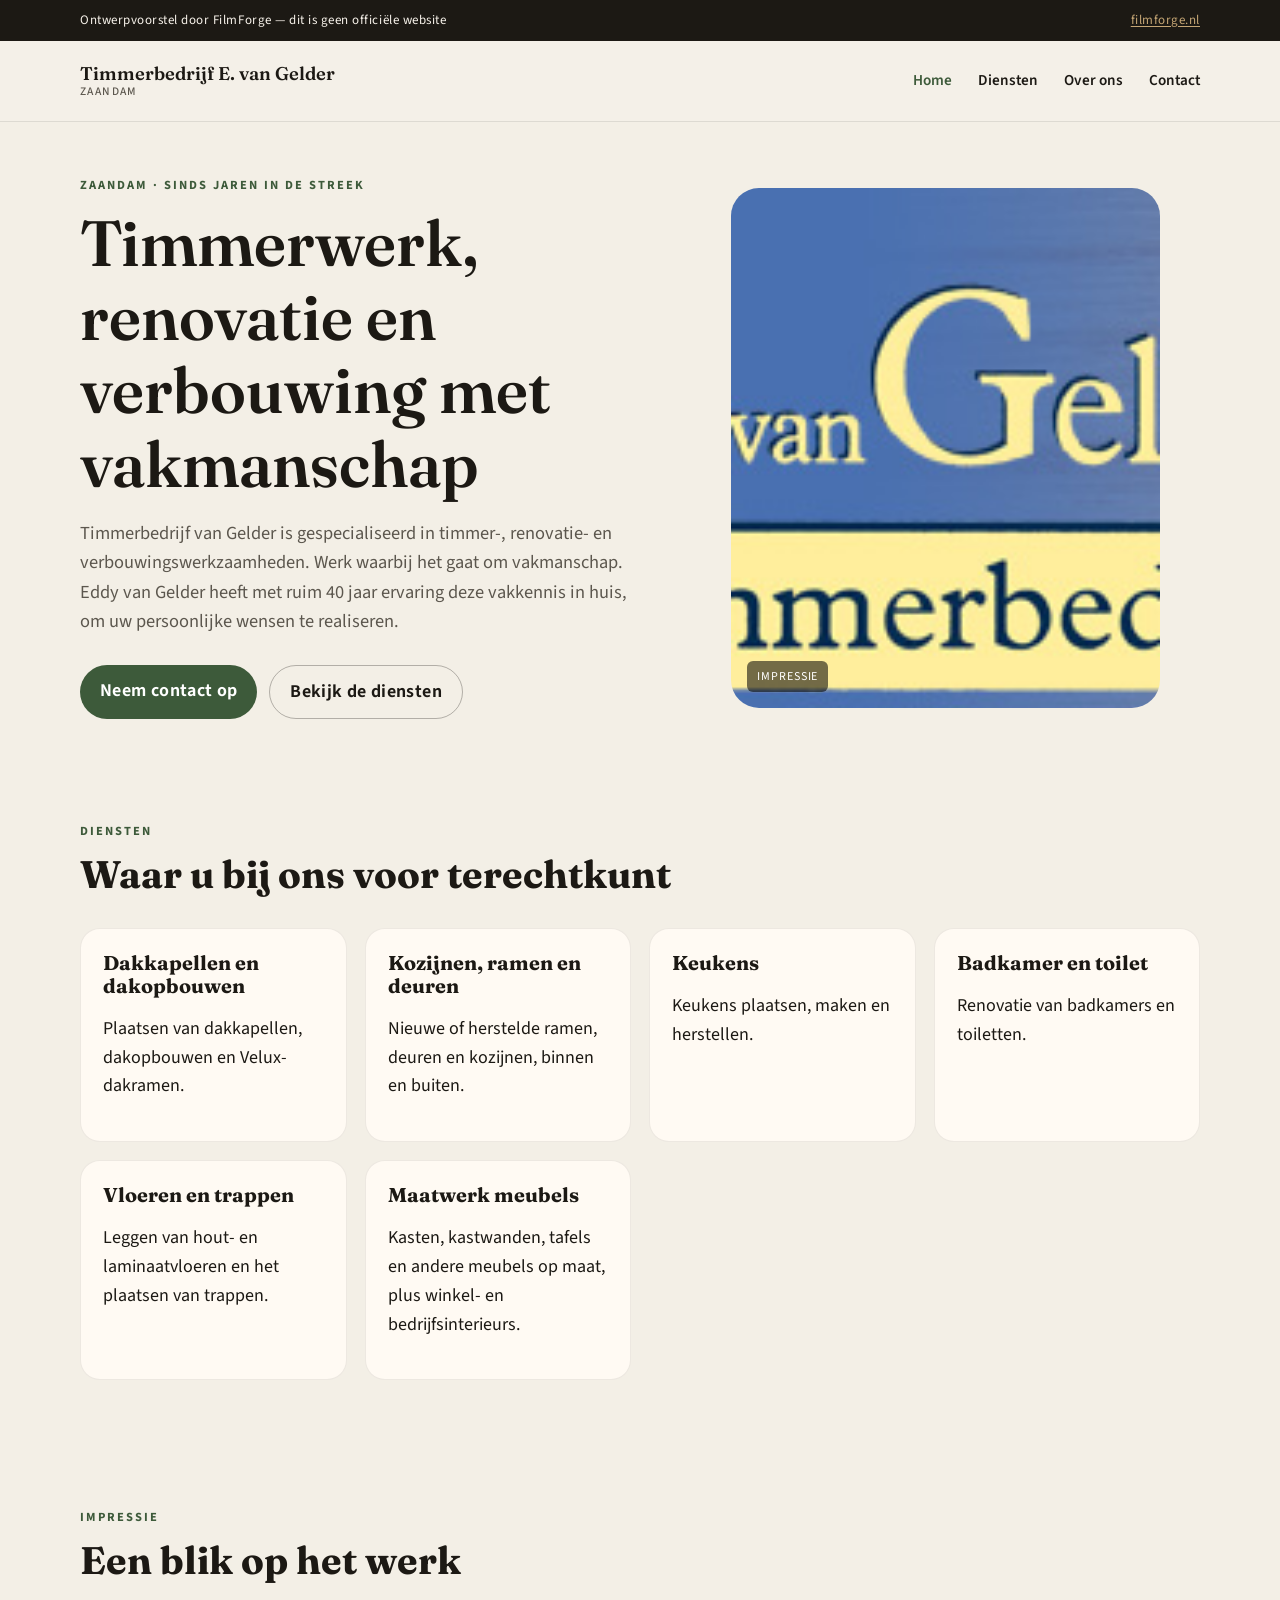
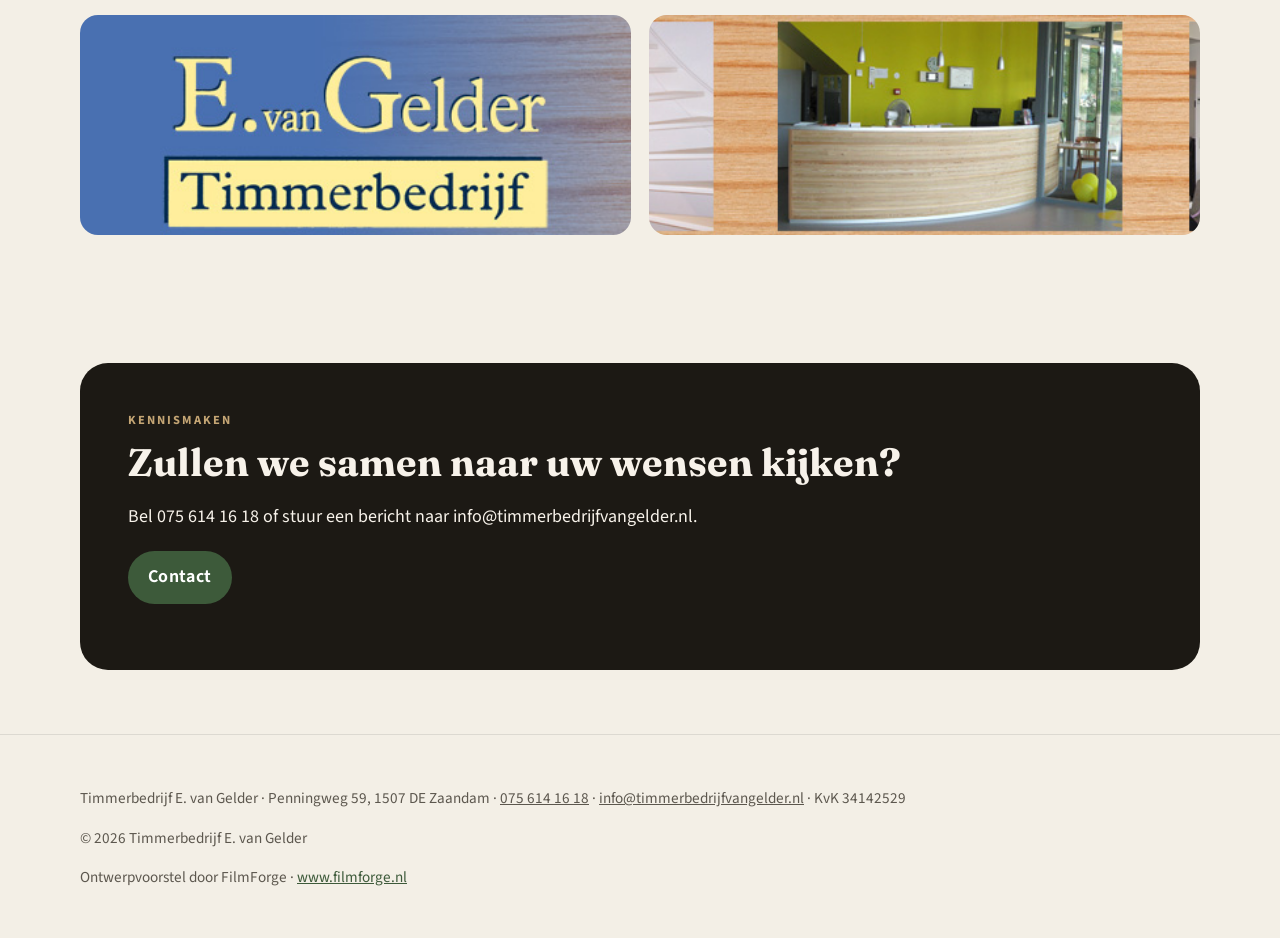
<file: index.html>
<!doctype html>
<html lang="nl">
<head>
<meta charset="utf-8">
<meta name="viewport" content="width=device-width, initial-scale=1">
<meta name="robots" content="noindex, nofollow">
<title>Timmerbedrijf E. van Gelder · Zaandam</title>
<meta name="description" content="Timmerwerk, renovatie en verbouwing met vakmanschap">
<link rel="preconnect" href="https://fonts.googleapis.com">
<link rel="preconnect" href="https://fonts.gstatic.com" crossorigin>
<link href="https://fonts.googleapis.com/css2?family=Fraunces:opsz,wght@9..144,500;9..144,600&family=Source+Sans+3:wght@400;600;700&display=swap" rel="stylesheet">
<link rel="stylesheet" href="assets/css/site.css">
<style>:root{--bg:#f3efe6;--ink:#1c1914;--accent:#3d5a3a;--accent2:#c4a574;--card:#fffaf3;--muted:#5c574e;}</style>
</head>
<body>
<div class="ff-bar"><div class="wrap">
  <span>Ontwerpvoorstel door FilmForge — dit is geen officiële website</span>
  <span><a href="https://filmforge.nl" target="_blank" rel="noopener">filmforge.nl</a></span>
</div></div>
<header class="site"><div class="wrap" style="display:flex;align-items:center;justify-content:space-between;gap:24px;width:min(1120px,calc(100% - 40px));">
  <a class="brand" href="index.html">
    
    <span class="brand-name">Timmerbedrijf E. van Gelder<small>Zaandam</small></span>
  </a>
  <nav>
        <a href="index.html" aria-current="page">Home</a>
        <a href="diensten.html">Diensten</a>
        <a href="over.html">Over ons</a>
        <a href="contact.html">Contact</a>
  </nav>
</div></header>
<main>
<section class="hero wrap">
  <div>
    <p class="kicker">Zaandam · sinds jaren in de streek</p>
    <h1>Timmerwerk, renovatie en verbouwing met vakmanschap</h1>
    <p class="lede">Timmerbedrijf van Gelder is gespecialiseerd in timmer-, renovatie- en verbouwingswerkzaamheden. Werk waarbij het gaat om vakmanschap. Eddy van Gelder heeft met ruim 40 jaar ervaring deze vakkennis in huis, om uw persoonlijke wensen te realiseren.</p>
    <div class="hero-actions">
      <a class="btn" href="contact.html">Neem contact op</a>
      <a class="btn ghost" href="diensten.html">Bekijk de diensten</a>
    </div>
  </div>
  <figure class="hero-photo"><img src="uploads/hero.jpg" alt="Timmerbedrijf E. van Gelder in Zaandam"><figcaption>Impressie</figcaption></figure>
</section>
<section>
  <div class="wrap">
    <div class="section-head">
      <p class="kicker">Diensten</p>
      <h2>Waar u bij ons voor terechtkunt</h2>
    </div>
    <div class="grid services"><article class="card"><h3>Dakkapellen en dakopbouwen</h3><p>Plaatsen van dakkapellen, dakopbouwen en Velux-dakramen.</p></article>
<article class="card"><h3>Kozijnen, ramen en deuren</h3><p>Nieuwe of herstelde ramen, deuren en kozijnen, binnen en buiten.</p></article>
<article class="card"><h3>Keukens</h3><p>Keukens plaatsen, maken en herstellen.</p></article>
<article class="card"><h3>Badkamer en toilet</h3><p>Renovatie van badkamers en toiletten.</p></article>
<article class="card"><h3>Vloeren en trappen</h3><p>Leggen van hout- en laminaatvloeren en het plaatsen van trappen.</p></article>
<article class="card"><h3>Maatwerk meubels</h3><p>Kasten, kastwanden, tafels en andere meubels op maat, plus winkel- en bedrijfsinterieurs.</p></article></div>
  </div>
</section>
<section><div class="wrap"><div class="section-head"><p class="kicker">Impressie</p><h2>Een blik op het werk</h2></div><div class="grid gallery"><img src="uploads/photo-01.jpg" alt="Werk van Van Gelder">
<img src="uploads/photo-02.jpg" alt="Werk van Van Gelder"></div></div></section>
<section>
  <div class="wrap cta">
    <p class="kicker" style="color:var(--accent2)">Kennismaken</p>
    <h2>Zullen we samen naar uw wensen kijken?</h2>
    <p>Bel 075 614 16 18 of stuur een bericht naar info@timmerbedrijfvangelder.nl.</p>
    <p style="margin-top:20px"><a class="btn" href="contact.html">Contact</a></p>
  </div>
</section>
</main>
<footer><div class="wrap">
  <p>Timmerbedrijf E. van Gelder · Penningweg 59, 1507 DE Zaandam · <a href="tel:+31756141618">075 614 16 18</a> · <a href="mailto:info@timmerbedrijfvangelder.nl">info@timmerbedrijfvangelder.nl</a> · KvK 34142529</p>
  <p>&copy; 2026 Timmerbedrijf E. van Gelder</p>
  <span class="ff-credit">Ontwerpvoorstel door FilmForge · <a href="https://www.filmforge.nl" target="_blank" rel="noopener">www.filmforge.nl</a></span>
</div></footer>
</body>
</html>
</file>
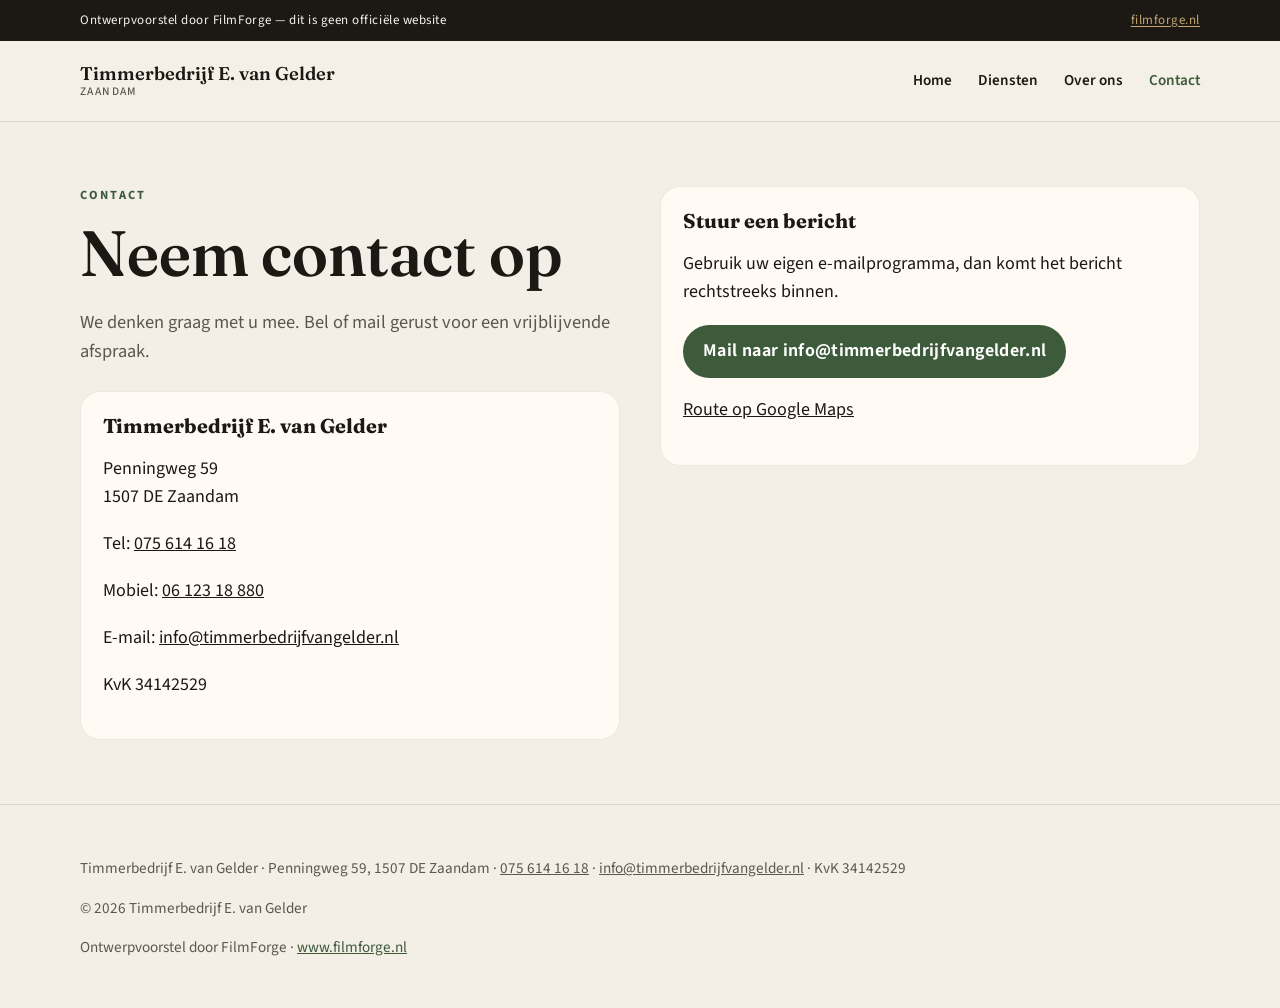
<file: contact.html>
<!doctype html>
<html lang="nl">
<head>
<meta charset="utf-8">
<meta name="viewport" content="width=device-width, initial-scale=1">
<meta name="robots" content="noindex, nofollow">
<title>Contact · Timmerbedrijf E. van Gelder</title>
<meta name="description" content="Timmerwerk, renovatie en verbouwing met vakmanschap">
<link rel="preconnect" href="https://fonts.googleapis.com">
<link rel="preconnect" href="https://fonts.gstatic.com" crossorigin>
<link href="https://fonts.googleapis.com/css2?family=Fraunces:opsz,wght@9..144,500;9..144,600&family=Source+Sans+3:wght@400;600;700&display=swap" rel="stylesheet">
<link rel="stylesheet" href="assets/css/site.css">
<style>:root{--bg:#f3efe6;--ink:#1c1914;--accent:#3d5a3a;--accent2:#c4a574;--card:#fffaf3;--muted:#5c574e;}</style>
</head>
<body>
<div class="ff-bar"><div class="wrap">
  <span>Ontwerpvoorstel door FilmForge — dit is geen officiële website</span>
  <span><a href="https://filmforge.nl" target="_blank" rel="noopener">filmforge.nl</a></span>
</div></div>
<header class="site"><div class="wrap" style="display:flex;align-items:center;justify-content:space-between;gap:24px;width:min(1120px,calc(100% - 40px));">
  <a class="brand" href="index.html">
    
    <span class="brand-name">Timmerbedrijf E. van Gelder<small>Zaandam</small></span>
  </a>
  <nav>
        <a href="index.html">Home</a>
        <a href="diensten.html">Diensten</a>
        <a href="over.html">Over ons</a>
        <a href="contact.html" aria-current="page">Contact</a>
  </nav>
</div></header>
<main>
<section class="wrap split">
  <div>
    <p class="kicker">Contact</p>
    <h1>Neem contact op</h1>
    <p class="lede">We denken graag met u mee. Bel of mail gerust voor een vrijblijvende afspraak.</p>
    <div class="card" style="margin-top:24px">
      <h3>Timmerbedrijf E. van Gelder</h3>
      <p>Penningweg 59<br>1507 DE Zaandam</p>
      <p>Tel: <a href="tel:+31756141618">075 614 16 18</a></p>
      <p>Mobiel: <a href="tel:+31612318880">06 123 18 880</a></p>
      <p>E-mail: <a href="mailto:info@timmerbedrijfvangelder.nl">info@timmerbedrijfvangelder.nl</a></p>
      <p>KvK 34142529</p>
    </div>
  </div>
  <div>
    <div class="card">
      <h3>Stuur een bericht</h3>
      <p>Gebruik uw eigen e-mailprogramma, dan komt het bericht rechtstreeks binnen.</p>
      <p style="margin-top:18px"><a class="btn" href="mailto:info@timmerbedrijfvangelder.nl?subject=Bericht%20via%20de%20website">Mail naar info@timmerbedrijfvangelder.nl</a></p>
      <p style="margin-top:16px"><a href="https://maps.google.com/?q=Penningweg 59, 1507 DE Zaandam" target="_blank" rel="noopener">Route op Google Maps</a></p>
    </div>
  </div>
</section>
</main>
<footer><div class="wrap">
  <p>Timmerbedrijf E. van Gelder · Penningweg 59, 1507 DE Zaandam · <a href="tel:+31756141618">075 614 16 18</a> · <a href="mailto:info@timmerbedrijfvangelder.nl">info@timmerbedrijfvangelder.nl</a> · KvK 34142529</p>
  <p>&copy; 2026 Timmerbedrijf E. van Gelder</p>
  <span class="ff-credit">Ontwerpvoorstel door FilmForge · <a href="https://www.filmforge.nl" target="_blank" rel="noopener">www.filmforge.nl</a></span>
</div></footer>
</body>
</html>
</file>
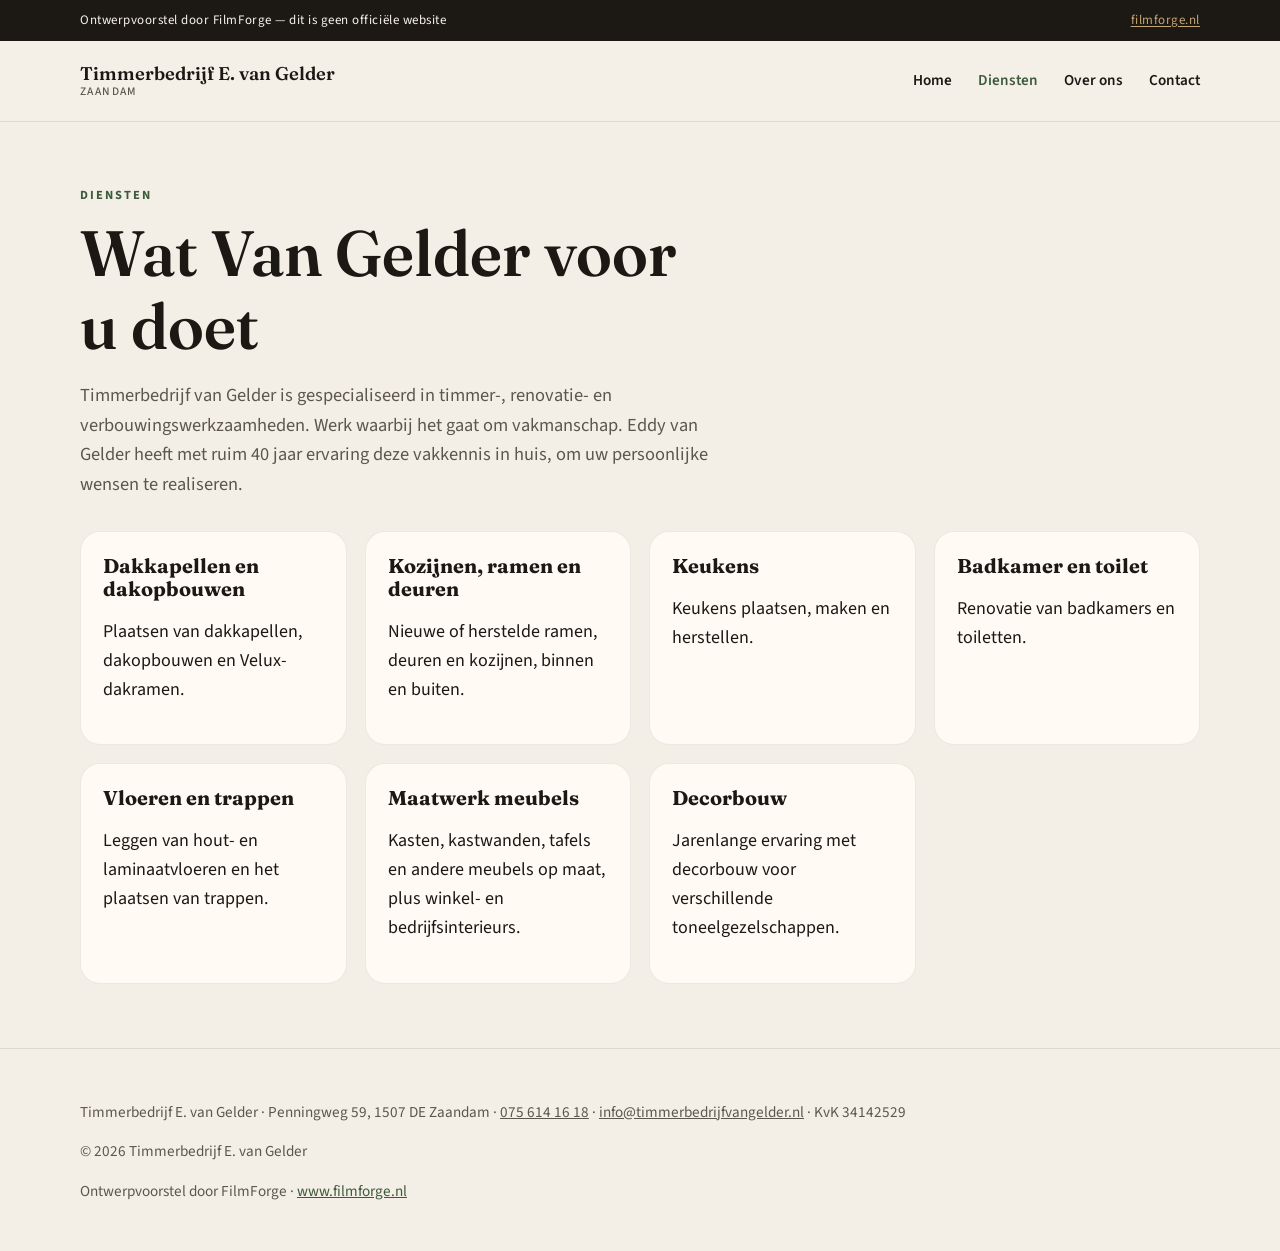
<file: diensten.html>
<!doctype html>
<html lang="nl">
<head>
<meta charset="utf-8">
<meta name="viewport" content="width=device-width, initial-scale=1">
<meta name="robots" content="noindex, nofollow">
<title>Diensten · Timmerbedrijf E. van Gelder</title>
<meta name="description" content="Timmerwerk, renovatie en verbouwing met vakmanschap">
<link rel="preconnect" href="https://fonts.googleapis.com">
<link rel="preconnect" href="https://fonts.gstatic.com" crossorigin>
<link href="https://fonts.googleapis.com/css2?family=Fraunces:opsz,wght@9..144,500;9..144,600&family=Source+Sans+3:wght@400;600;700&display=swap" rel="stylesheet">
<link rel="stylesheet" href="assets/css/site.css">
<style>:root{--bg:#f3efe6;--ink:#1c1914;--accent:#3d5a3a;--accent2:#c4a574;--card:#fffaf3;--muted:#5c574e;}</style>
</head>
<body>
<div class="ff-bar"><div class="wrap">
  <span>Ontwerpvoorstel door FilmForge — dit is geen officiële website</span>
  <span><a href="https://filmforge.nl" target="_blank" rel="noopener">filmforge.nl</a></span>
</div></div>
<header class="site"><div class="wrap" style="display:flex;align-items:center;justify-content:space-between;gap:24px;width:min(1120px,calc(100% - 40px));">
  <a class="brand" href="index.html">
    
    <span class="brand-name">Timmerbedrijf E. van Gelder<small>Zaandam</small></span>
  </a>
  <nav>
        <a href="index.html">Home</a>
        <a href="diensten.html" aria-current="page">Diensten</a>
        <a href="over.html">Over ons</a>
        <a href="contact.html">Contact</a>
  </nav>
</div></header>
<main>
<section class="wrap">
  <div class="section-head">
    <p class="kicker">Diensten</p>
    <h1>Wat Van Gelder voor u doet</h1>
    <p class="lede">Timmerbedrijf van Gelder is gespecialiseerd in timmer-, renovatie- en verbouwingswerkzaamheden. Werk waarbij het gaat om vakmanschap. Eddy van Gelder heeft met ruim 40 jaar ervaring deze vakkennis in huis, om uw persoonlijke wensen te realiseren.</p>
  </div>
  <div class="grid services"><article class="card"><h3>Dakkapellen en dakopbouwen</h3><p>Plaatsen van dakkapellen, dakopbouwen en Velux-dakramen.</p></article>
<article class="card"><h3>Kozijnen, ramen en deuren</h3><p>Nieuwe of herstelde ramen, deuren en kozijnen, binnen en buiten.</p></article>
<article class="card"><h3>Keukens</h3><p>Keukens plaatsen, maken en herstellen.</p></article>
<article class="card"><h3>Badkamer en toilet</h3><p>Renovatie van badkamers en toiletten.</p></article>
<article class="card"><h3>Vloeren en trappen</h3><p>Leggen van hout- en laminaatvloeren en het plaatsen van trappen.</p></article>
<article class="card"><h3>Maatwerk meubels</h3><p>Kasten, kastwanden, tafels en andere meubels op maat, plus winkel- en bedrijfsinterieurs.</p></article>
<article class="card"><h3>Decorbouw</h3><p>Jarenlange ervaring met decorbouw voor verschillende toneelgezelschappen.</p></article></div>
</section>
</main>
<footer><div class="wrap">
  <p>Timmerbedrijf E. van Gelder · Penningweg 59, 1507 DE Zaandam · <a href="tel:+31756141618">075 614 16 18</a> · <a href="mailto:info@timmerbedrijfvangelder.nl">info@timmerbedrijfvangelder.nl</a> · KvK 34142529</p>
  <p>&copy; 2026 Timmerbedrijf E. van Gelder</p>
  <span class="ff-credit">Ontwerpvoorstel door FilmForge · <a href="https://www.filmforge.nl" target="_blank" rel="noopener">www.filmforge.nl</a></span>
</div></footer>
</body>
</html>
</file>
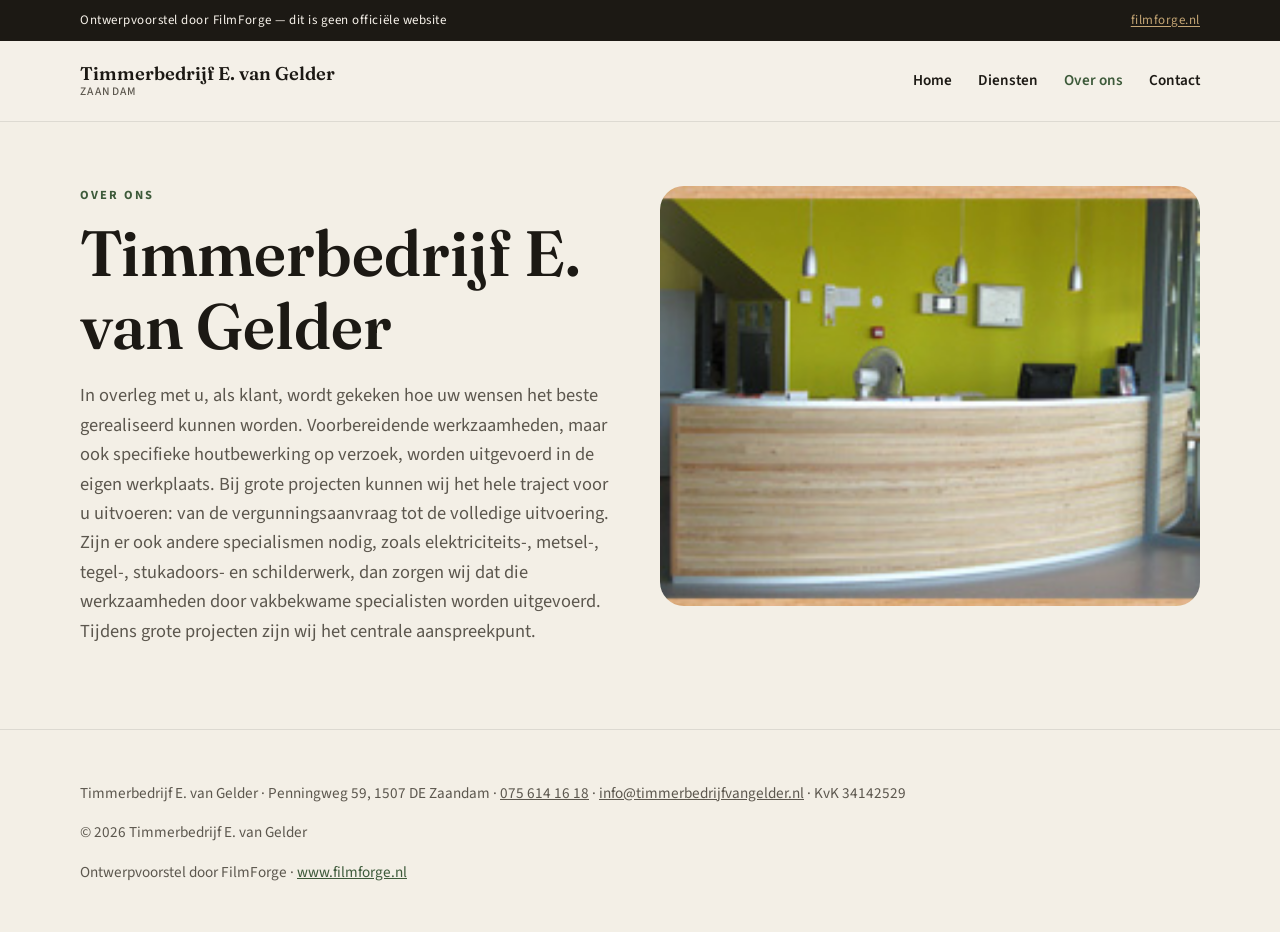
<file: over.html>
<!doctype html>
<html lang="nl">
<head>
<meta charset="utf-8">
<meta name="viewport" content="width=device-width, initial-scale=1">
<meta name="robots" content="noindex, nofollow">
<title>Over ons · Timmerbedrijf E. van Gelder</title>
<meta name="description" content="Timmerwerk, renovatie en verbouwing met vakmanschap">
<link rel="preconnect" href="https://fonts.googleapis.com">
<link rel="preconnect" href="https://fonts.gstatic.com" crossorigin>
<link href="https://fonts.googleapis.com/css2?family=Fraunces:opsz,wght@9..144,500;9..144,600&family=Source+Sans+3:wght@400;600;700&display=swap" rel="stylesheet">
<link rel="stylesheet" href="assets/css/site.css">
<style>:root{--bg:#f3efe6;--ink:#1c1914;--accent:#3d5a3a;--accent2:#c4a574;--card:#fffaf3;--muted:#5c574e;}</style>
</head>
<body>
<div class="ff-bar"><div class="wrap">
  <span>Ontwerpvoorstel door FilmForge — dit is geen officiële website</span>
  <span><a href="https://filmforge.nl" target="_blank" rel="noopener">filmforge.nl</a></span>
</div></div>
<header class="site"><div class="wrap" style="display:flex;align-items:center;justify-content:space-between;gap:24px;width:min(1120px,calc(100% - 40px));">
  <a class="brand" href="index.html">
    
    <span class="brand-name">Timmerbedrijf E. van Gelder<small>Zaandam</small></span>
  </a>
  <nav>
        <a href="index.html">Home</a>
        <a href="diensten.html">Diensten</a>
        <a href="over.html" aria-current="page">Over ons</a>
        <a href="contact.html">Contact</a>
  </nav>
</div></header>
<main>
<section class="wrap split">
  <div>
    <p class="kicker">Over ons</p>
    <h1>Timmerbedrijf E. van Gelder</h1>
    <p class="lede">In overleg met u, als klant, wordt gekeken hoe uw wensen het beste gerealiseerd kunnen worden. Voorbereidende werkzaamheden, maar ook specifieke houtbewerking op verzoek, worden uitgevoerd in de eigen werkplaats. Bij grote projecten kunnen wij het hele traject voor u uitvoeren: van de vergunningsaanvraag tot de volledige uitvoering. Zijn er ook andere specialismen nodig, zoals elektriciteits-, metsel-, tegel-, stukadoors- en schilderwerk, dan zorgen wij dat die werkzaamheden door vakbekwame specialisten worden uitgevoerd. Tijdens grote projecten zijn wij het centrale aanspreekpunt.</p>
  </div>
  <div><img src="uploads/photo-02.jpg" alt="Timmerbedrijf E. van Gelder" style="border-radius:24px;width:100%;height:420px;object-fit:cover"></div>
</section>
</main>
<footer><div class="wrap">
  <p>Timmerbedrijf E. van Gelder · Penningweg 59, 1507 DE Zaandam · <a href="tel:+31756141618">075 614 16 18</a> · <a href="mailto:info@timmerbedrijfvangelder.nl">info@timmerbedrijfvangelder.nl</a> · KvK 34142529</p>
  <p>&copy; 2026 Timmerbedrijf E. van Gelder</p>
  <span class="ff-credit">Ontwerpvoorstel door FilmForge · <a href="https://www.filmforge.nl" target="_blank" rel="noopener">www.filmforge.nl</a></span>
</div></footer>
</body>
</html>
</file>
<file: assets/css/site.css>
:root {
  --bg: #f4f0ea;
  --ink: #1a1714;
  --accent: #1f4e79;
  --accent2: #c4a574;
  --card: #fffdf9;
  --muted: #5c574e;
}
* { box-sizing: border-box; }
html { scroll-behavior: smooth; }
html, body { margin: 0; padding: 0; background: var(--bg); color: var(--ink); }
body {
  font-family: "Source Sans 3", "Segoe UI", sans-serif;
  font-size: 18px;
  line-height: 1.6;
  min-height: 100%;
}
img { max-width: 100%; height: auto; display: block; }
a { color: inherit; }
.wrap { width: min(1120px, calc(100% - 40px)); margin: 0 auto; }
.ff-bar {
  background: var(--ink);
  color: #f7f2ea;
  font-size: 13px;
  letter-spacing: .04em;
  padding: 10px 0;
}
.ff-bar .wrap { display: flex; justify-content: space-between; gap: 16px; flex-wrap: wrap; }
.ff-bar a { color: var(--accent2); text-decoration: underline; text-underline-offset: 2px; }
header.site {
  display: flex; align-items: center; justify-content: space-between;
  gap: 24px; padding: 22px 0; position: sticky; top: 0; z-index: 20;
  background: color-mix(in srgb, var(--bg) 92%, white);
  backdrop-filter: blur(10px);
  border-bottom: 1px solid color-mix(in srgb, var(--ink) 10%, transparent);
}
.brand { display: flex; align-items: center; gap: 14px; text-decoration: none; }
.brand img { height: 52px; width: auto; max-width: 180px; object-fit: contain; background: #fff; padding: 4px; }
.brand-name { font-family: Fraunces, Georgia, serif; font-weight: 600; font-size: 1.15rem; line-height: 1.2; }
.brand-name small { display: block; font-family: "Source Sans 3", sans-serif; font-weight: 500; font-size: .72rem; letter-spacing: .12em; text-transform: uppercase; color: var(--muted); }
nav a { text-decoration: none; margin-left: 22px; font-size: .95rem; font-weight: 600; }
nav a:hover, nav a[aria-current="page"] { color: var(--accent); }
.btn {
  display: inline-block; background: var(--accent); color: #fff !important;
  text-decoration: none; padding: 12px 20px; border-radius: 999px;
  font-weight: 650; letter-spacing: .02em;
}
.btn.ghost { background: transparent; color: var(--ink) !important; border: 1px solid color-mix(in srgb, var(--ink) 30%, transparent); }
.hero {
  display: grid; grid-template-columns: 1.05fr .95fr; gap: 48px;
  align-items: center; padding: 48px 0 32px;
}
.kicker { text-transform: uppercase; letter-spacing: .16em; font-size: .78rem; font-weight: 700; color: var(--accent); margin: 0 0 10px; }
h1, h2, h3 { font-family: Fraunces, Georgia, serif; line-height: 1.15; margin: 0 0 16px; }
h1 { font-size: clamp(2.3rem, 5vw, 4.2rem); font-weight: 600; }
h2 { font-size: clamp(1.8rem, 3vw, 2.6rem); }
.lede { font-size: 1.15rem; color: var(--muted); max-width: 40rem; }
.hero-actions { display: flex; gap: 12px; flex-wrap: wrap; margin-top: 28px; }
.hero-photo { position: relative; }
.hero-photo img { width: 100%; height: 520px; object-fit: cover; border-radius: 28px; }
.hero-photo figcaption { position: absolute; left: 16px; bottom: 16px; background: rgba(0,0,0,.55); color: #fff; padding: 6px 10px; font-size: 12px; letter-spacing: .08em; text-transform: uppercase; border-radius: 6px; }
section { padding: 64px 0; }
.section-head { max-width: 40rem; margin-bottom: 32px; }
.grid { display: grid; gap: 18px; }
.services { grid-template-columns: repeat(auto-fit, minmax(240px, 1fr)); }
.card {
  background: var(--card); border-radius: 20px; padding: 22px;
  border: 1px solid color-mix(in srgb, var(--ink) 8%, transparent);
}
.card h3 { font-size: 1.25rem; margin-bottom: 8px; }
.gallery { grid-template-columns: repeat(auto-fit, minmax(220px, 1fr)); }
.gallery img { width: 100%; height: 220px; object-fit: cover; border-radius: 18px; }
.split { display: grid; grid-template-columns: 1fr 1fr; gap: 40px; align-items: start; }
.cta {
  background: var(--ink); color: #f7f2ea; border-radius: 28px; padding: 48px;
}
.cta a { color: var(--accent2); }
footer {
  padding: 36px 0 48px; color: var(--muted); font-size: .95rem;
  border-top: 1px solid color-mix(in srgb, var(--ink) 10%, transparent);
}
.ff-credit { display: block; margin-top: 10px; }
.ff-credit a { color: var(--accent); }
.logo-only { max-height: 80px; width: auto; background: #fff; padding: 8px 12px; border-radius: 10px; }
@media (max-width: 860px) {
  .hero, .split { grid-template-columns: 1fr; }
  .hero-photo img { height: 320px; }
  header.site { flex-wrap: wrap; position: static; }
  nav { width: 100%; display: flex; flex-wrap: wrap; gap: 8px 0; }
  nav a { margin: 0 16px 0 0; }
  .cta { padding: 28px; }
}
</file>
